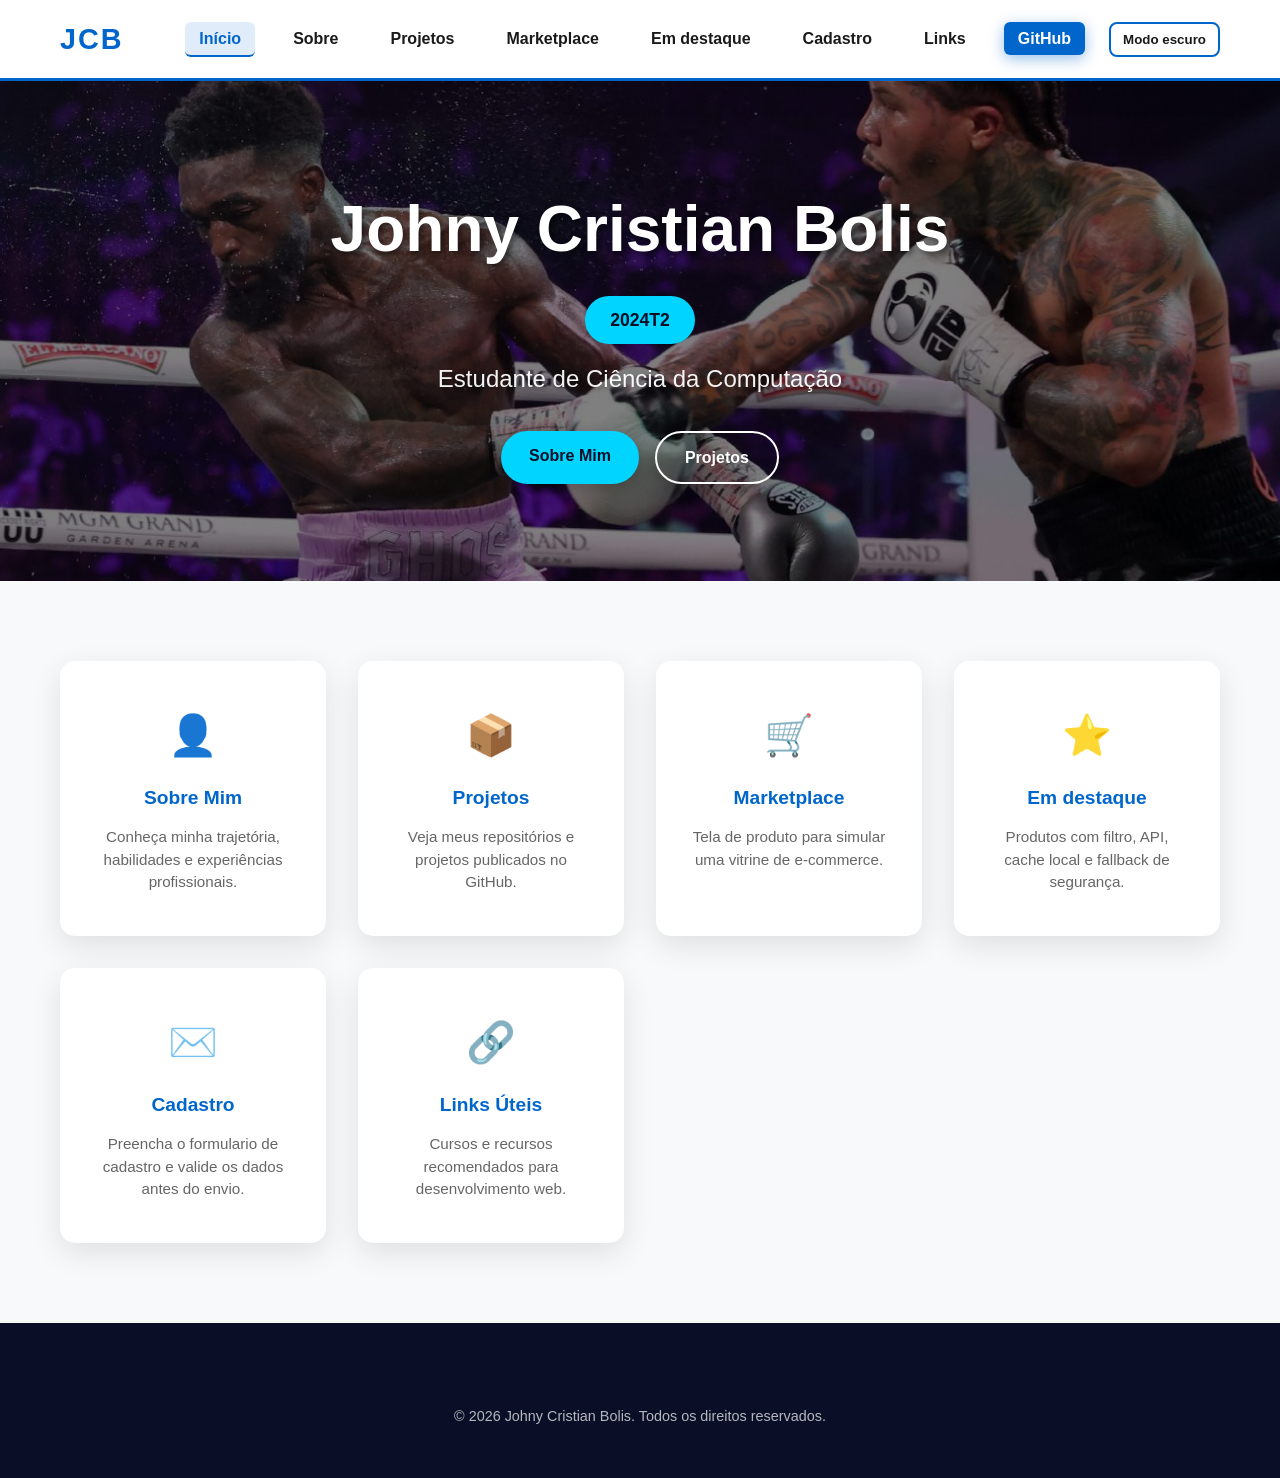
<file: index.html>
<!doctype html>
<html lang="pt-BR">
  <head>
    <meta charset="UTF-8" />
    <meta name="viewport" content="width=device-width, initial-scale=1.0" />
    <title>Johny Cristian Bolis | Início</title>
    <link rel="stylesheet" href="style.css" />
  </head>
  <body>
    <nav class="navbar">
      <div class="container navbar-container">
        <a href="index.html" class="logo">JCB</a>
        <ul class="nav-links">
          <li><a href="index.html">Início</a></li>
          <li><a href="sobre.html">Sobre</a></li>
          <li><a href="projetos.html">Projetos</a></li>
          <li><a href="marketplace.html">Marketplace</a></li>
          <li><a href="destaque.html">Em destaque</a></li>
          <li><a href="contato.html">Cadastro</a></li>
          <li><a href="links.html">Links</a></li>
          <li>
            <a
              href="https://github.com/johnycristian2-dev"
              target="_blank"
              class="nav-github"
              >GitHub</a
            >
          </li>
          <li>
            <button
              id="themeToggle"
              class="theme-toggle"
              type="button"
              aria-label="Alternar modo escuro"
            >
              Modo escuro
            </button>
          </li>
        </ul>
      </div>
    </nav>

    <header class="hero">
      <div class="banner-container">
        <img
          src="images/profile.jpg"
          alt="Johny Cristian Bolis"
          class="banner-image"
        />
        <div class="banner-overlay"></div>
        <div class="banner-content">
          <h1>Johny Cristian Bolis</h1>
          <p class="turma-badge">2024T2</p>
          <p class="subtitle">Estudante de Ciência da Computação</p>
          <div class="hero-btns">
            <a href="sobre.html" class="hero-btn">Sobre Mim</a>
            <a href="projetos.html" class="hero-btn hero-btn-outline"
              >Projetos</a
            >
          </div>
        </div>
      </div>
    </header>

    <section class="home-cards">
      <div class="container">
        <div class="cards-grid">
          <a href="sobre.html" class="home-card">
            <span class="home-card-icon">👤</span>
            <h3>Sobre Mim</h3>
            <p>
              Conheça minha trajetória, habilidades e experiências
              profissionais.
            </p>
          </a>
          <a href="projetos.html" class="home-card">
            <span class="home-card-icon">📦</span>
            <h3>Projetos</h3>
            <p>Veja meus repositórios e projetos publicados no GitHub.</p>
          </a>
          <a href="marketplace.html" class="home-card">
            <span class="home-card-icon">🛒</span>
            <h3>Marketplace</h3>
            <p>Tela de produto para simular uma vitrine de e-commerce.</p>
          </a>
          <a href="destaque.html" class="home-card">
            <span class="home-card-icon">⭐</span>
            <h3>Em destaque</h3>
            <p>
              Produtos com filtro, API, cache local e fallback de segurança.
            </p>
          </a>
          <a href="contato.html" class="home-card">
            <span class="home-card-icon">✉️</span>
            <h3>Cadastro</h3>
            <p>
              Preencha o formulario de cadastro e valide os dados antes do envio.
            </p>
          </a>
          <a href="links.html" class="home-card">
            <span class="home-card-icon">🔗</span>
            <h3>Links Úteis</h3>
            <p>Cursos e recursos recomendados para desenvolvimento web.</p>
          </a>
        </div>
      </div>
    </section>

    <footer class="footer">
      <div class="container">
        <p class="copyright">
          &copy; 2026 Johny Cristian Bolis. Todos os direitos reservados.
        </p>
      </div>
    </footer>

    <script src="script.js"></script>
  </body>
</html>
</file>
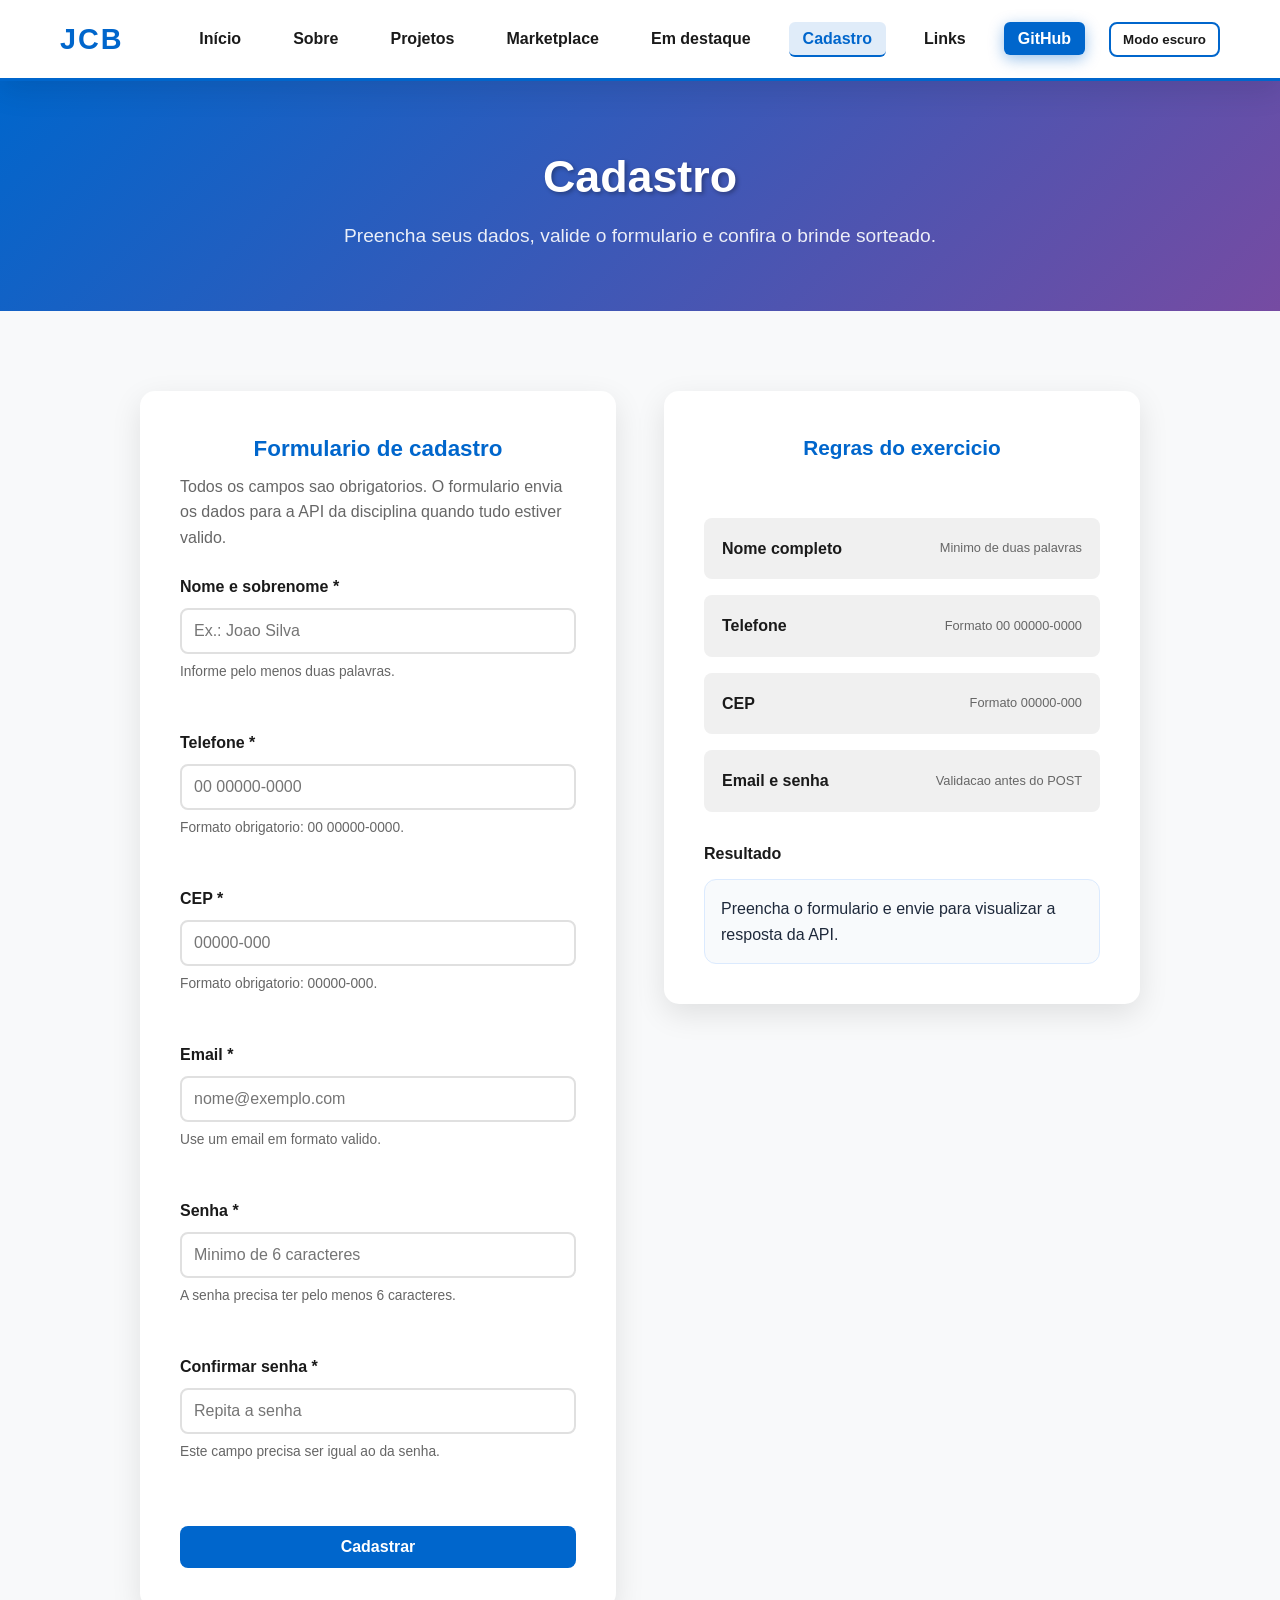
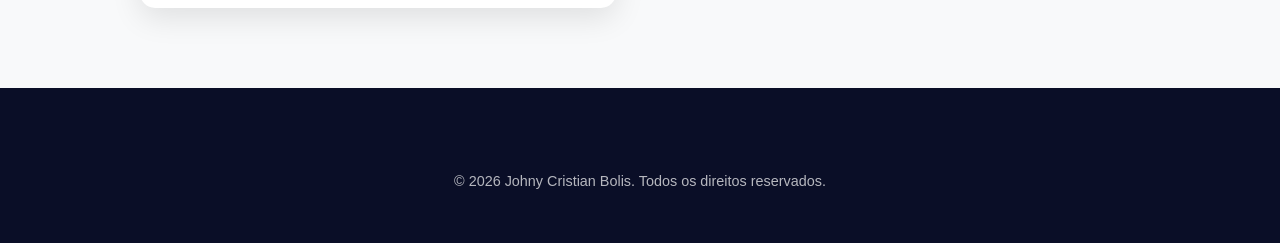
<file: contato.html>
<!doctype html>
<html lang="pt-BR">
  <head>
    <meta charset="UTF-8" />
    <meta name="viewport" content="width=device-width, initial-scale=1.0" />
    <title>Johny Cristian Bolis | Cadastro</title>
    <link rel="stylesheet" href="style.css" />
  </head>
  <body>
    <nav class="navbar">
      <div class="container navbar-container">
        <a href="index.html" class="logo">JCB</a>
        <ul class="nav-links">
          <li><a href="index.html">Início</a></li>
          <li><a href="sobre.html">Sobre</a></li>
          <li><a href="projetos.html">Projetos</a></li>
          <li><a href="marketplace.html">Marketplace</a></li>
          <li><a href="destaque.html">Em destaque</a></li>
          <li><a href="contato.html" class="active">Cadastro</a></li>
          <li><a href="links.html">Links</a></li>
          <li>
            <a
              href="https://github.com/johnycristian2-dev"
              target="_blank"
              class="nav-github"
              >GitHub</a
            >
          </li>
          <li>
            <button
              id="themeToggle"
              class="theme-toggle"
              type="button"
              aria-label="Alternar modo escuro"
            >
              Modo escuro
            </button>
          </li>
        </ul>
      </div>
    </nav>

    <div class="page-header">
      <div class="container">
        <h1>Cadastro</h1>
        <p>Preencha seus dados, valide o formulario e confira o brinde sorteado.</p>
      </div>
    </div>

    <section class="contato">
      <div class="container">
        <div class="contato-content cadastro-content">
          <form class="contato-form cadastro-form" id="cadastroForm" novalidate>
            <div class="form-intro">
              <h2>Formulario de cadastro</h2>
              <p>
                Todos os campos sao obrigatorios. O formulario envia os dados para
                a API da disciplina quando tudo estiver valido.
              </p>
            </div>
            <div class="form-group">
              <label for="nome">Nome e sobrenome *</label>
              <input
                type="text"
                id="nome"
                name="nome"
                placeholder="Ex.: Joao Silva"
                autocomplete="name"
                required
              />
              <small class="field-hint">Informe pelo menos duas palavras.</small>
              <p class="field-error" id="nomeErro" aria-live="polite"></p>
            </div>
            <div class="form-group">
              <label for="telefone">Telefone *</label>
              <input
                type="tel"
                id="telefone"
                name="telefone"
                inputmode="numeric"
                placeholder="00 00000-0000"
                maxlength="14"
                autocomplete="tel"
                required
              />
              <small class="field-hint">Formato obrigatorio: 00 00000-0000.</small>
              <p class="field-error" id="telefoneErro" aria-live="polite"></p>
            </div>
            <div class="form-group">
              <label for="cep">CEP *</label>
              <input
                type="text"
                id="cep"
                name="cep"
                inputmode="numeric"
                placeholder="00000-000"
                maxlength="9"
                autocomplete="postal-code"
                required
              />
              <small class="field-hint">Formato obrigatorio: 00000-000.</small>
              <p class="field-error" id="cepErro" aria-live="polite"></p>
            </div>
            <div class="form-group">
              <label for="email">Email *</label>
              <input
                type="email"
                id="email"
                name="email"
                placeholder="nome@exemplo.com"
                autocomplete="email"
                required
              />
              <small class="field-hint">Use um email em formato valido.</small>
              <p class="field-error" id="emailErro" aria-live="polite"></p>
            </div>
            <div class="form-group">
              <label for="senha">Senha *</label>
              <input
                type="password"
                id="senha"
                name="senha"
                minlength="6"
                placeholder="Minimo de 6 caracteres"
                autocomplete="new-password"
                required
              />
              <small class="field-hint">A senha precisa ter pelo menos 6 caracteres.</small>
              <p class="field-error" id="senhaErro" aria-live="polite"></p>
            </div>
            <div class="form-group">
              <label for="confirmarSenha">Confirmar senha *</label>
              <input
                type="password"
                id="confirmarSenha"
                name="confirmarSenha"
                minlength="6"
                placeholder="Repita a senha"
                autocomplete="new-password"
                required
              />
              <small class="field-hint">Este campo precisa ser igual ao da senha.</small>
              <p class="field-error" id="confirmarSenhaErro" aria-live="polite"></p>
            </div>
            <div class="form-feedback" id="formFeedback" aria-live="polite"></div>
            <button type="submit" class="btn-enviar">Cadastrar</button>
          </form>

          <div class="redes-sociais cadastro-panel">
            <h3>Regras do exercicio</h3>
            <div class="sociais-links cadastro-rules">
              <div class="social-link cadastro-rule">
                <span>Nome completo</span>
                <span class="maintenance">Minimo de duas palavras</span>
              </div>
              <div class="social-link cadastro-rule">
                <span>Telefone</span>
                <span class="maintenance">Formato 00 00000-0000</span>
              </div>
              <div class="social-link cadastro-rule">
                <span>CEP</span>
                <span class="maintenance">Formato 00000-000</span>
              </div>
              <div class="social-link cadastro-rule">
                <span>Email e senha</span>
                <span class="maintenance">Validacao antes do POST</span>
              </div>
            </div>

            <div class="cadastro-result" id="resultadoCadastro">
              <h4>Resultado</h4>
              <div class="cadastro-result-card" id="resultadoConteudo">
                Preencha o formulario e envie para visualizar a resposta da API.
              </div>
            </div>
          </div>
        </div>
      </div>
    </section>

    <footer class="footer">
      <div class="container">
        <p class="copyright">
          &copy; 2026 Johny Cristian Bolis. Todos os direitos reservados.
        </p>
      </div>
    </footer>

    <script src="script.js"></script>
  </body>
</html>
</file>
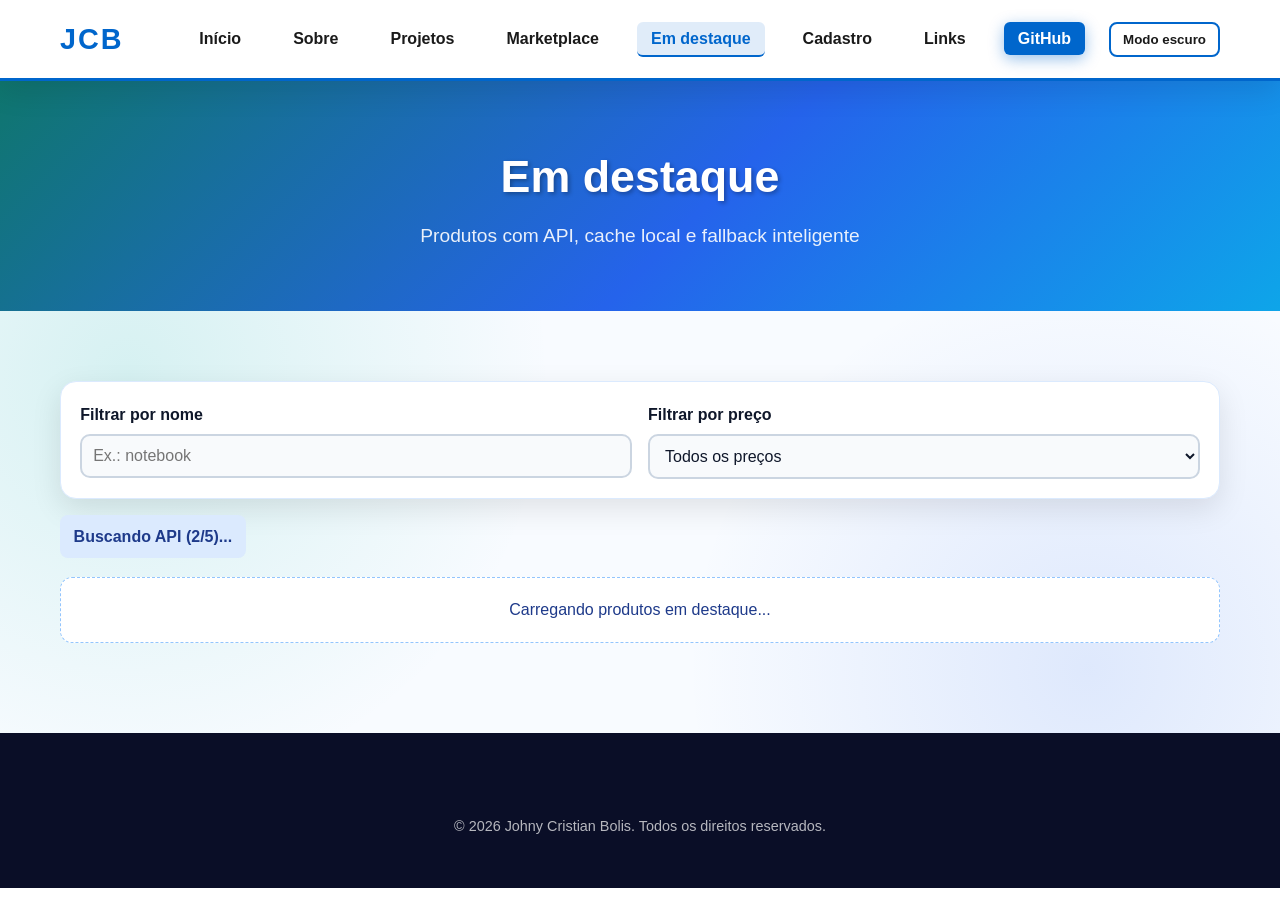
<file: destaque.html>
<!doctype html>
<html lang="pt-BR">
  <head>
    <meta charset="UTF-8" />
    <meta name="viewport" content="width=device-width, initial-scale=1.0" />
    <title>Johny Cristian Bolis | Em destaque</title>
    <link rel="stylesheet" href="style.css" />
  </head>
  <body>
    <nav class="navbar">
      <div class="container navbar-container">
        <a href="index.html" class="logo">JCB</a>
        <ul class="nav-links">
          <li><a href="index.html">Início</a></li>
          <li><a href="sobre.html">Sobre</a></li>
          <li><a href="projetos.html">Projetos</a></li>
          <li><a href="marketplace.html">Marketplace</a></li>
          <li><a href="destaque.html" class="active">Em destaque</a></li>
          <li><a href="contato.html">Cadastro</a></li>
          <li><a href="links.html">Links</a></li>
          <li>
            <a
              href="https://github.com/johnycristian2-dev"
              target="_blank"
              class="nav-github"
              >GitHub</a
            >
          </li>
          <li>
            <button
              id="themeToggle"
              class="theme-toggle"
              type="button"
              aria-label="Alternar modo escuro"
            >
              Modo escuro
            </button>
          </li>
        </ul>
      </div>
    </nav>

    <div class="page-header featured-header">
      <div class="container">
        <h1>Em destaque</h1>
        <p>Produtos com API, cache local e fallback inteligente</p>
      </div>
    </div>

    <section class="featured-page">
      <div class="container">
        <div class="featured-toolbar">
          <div class="featured-field">
            <label for="featuredNameFilter">Filtrar por nome</label>
            <input
              type="text"
              id="featuredNameFilter"
              placeholder="Ex.: notebook"
            />
          </div>

          <div class="featured-field">
            <label for="featuredPriceFilter">Filtrar por preço</label>
            <select id="featuredPriceFilter">
              <option value="all">Todos os preços</option>
              <option value="0-199">Até R$ 199</option>
              <option value="200-799">R$ 200 a R$ 799</option>
              <option value="800+">R$ 800 ou mais</option>
            </select>
          </div>
        </div>

        <div class="featured-feedback">
          <p id="featuredStatus" class="featured-status">
            Carregando produtos...
          </p>
          <p id="featuredCount" class="featured-count"></p>
        </div>

        <div id="featuredGrid" class="featured-grid" aria-live="polite"></div>
      </div>
    </section>

    <footer class="footer">
      <div class="container">
        <p class="copyright">
          &copy; 2026 Johny Cristian Bolis. Todos os direitos reservados.
        </p>
      </div>
    </footer>

    <script src="script.js"></script>
  </body>
</html>
</file>
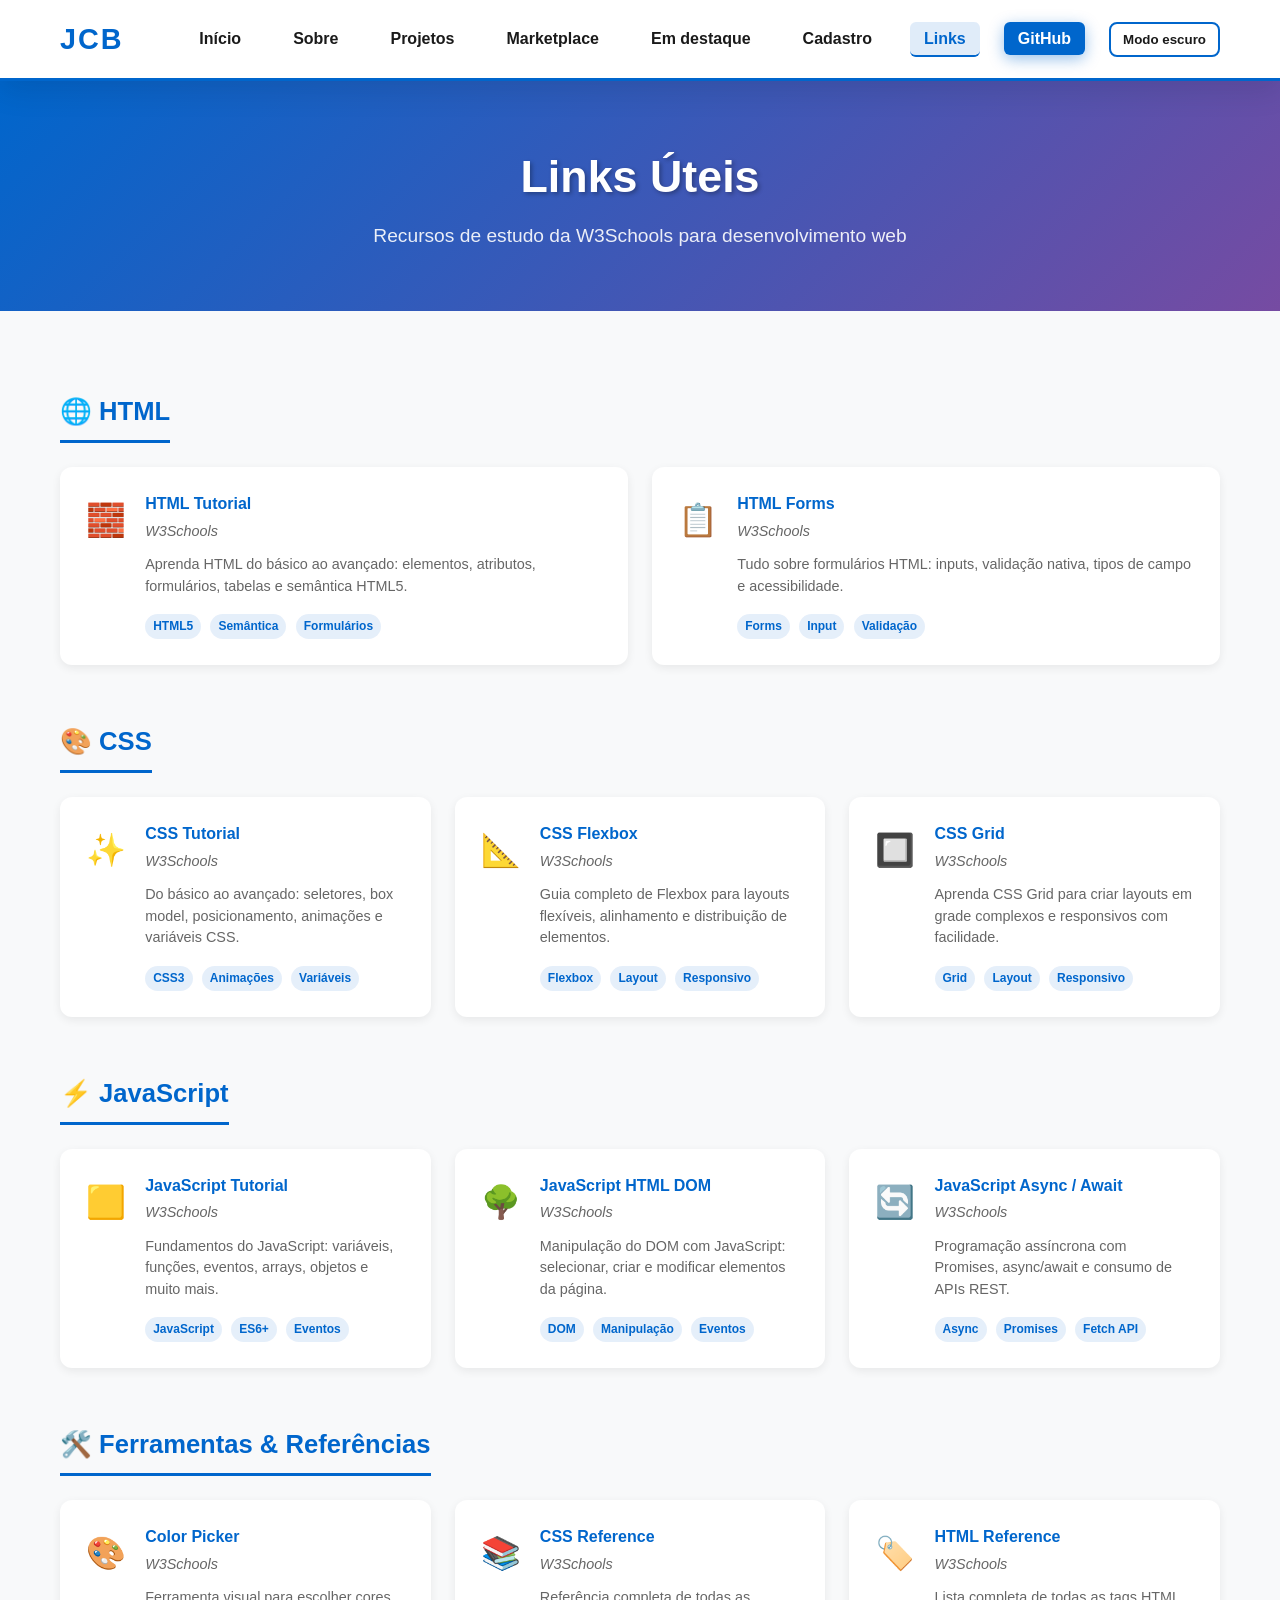
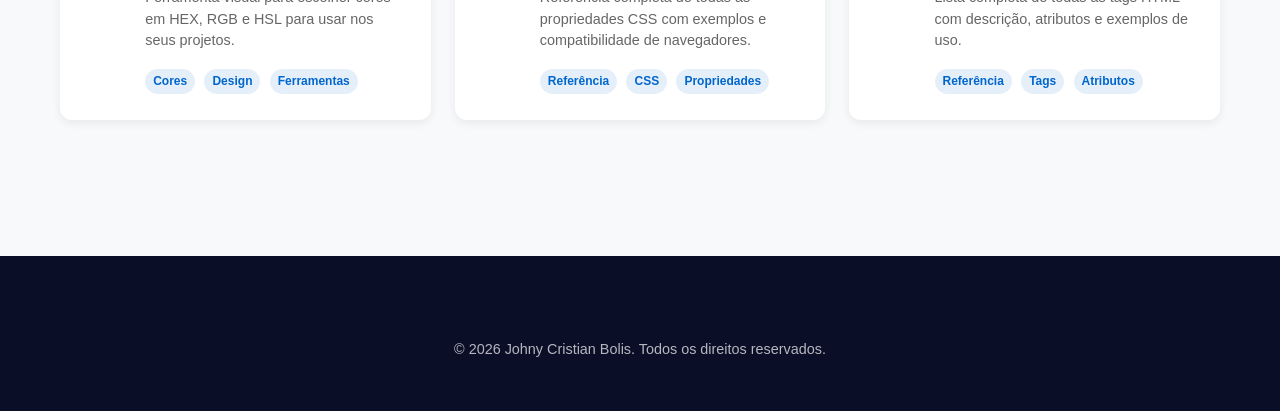
<file: links.html>
<!doctype html>
<html lang="pt-BR">
  <head>
    <meta charset="UTF-8" />
    <meta name="viewport" content="width=device-width, initial-scale=1.0" />
    <title>Johny Cristian Bolis | Links</title>
    <link rel="stylesheet" href="style.css" />
  </head>
  <body>
    <nav class="navbar">
      <div class="container navbar-container">
        <a href="index.html" class="logo">JCB</a>
        <ul class="nav-links">
          <li><a href="index.html">Início</a></li>
          <li><a href="sobre.html">Sobre</a></li>
          <li><a href="projetos.html">Projetos</a></li>
          <li><a href="marketplace.html">Marketplace</a></li>
          <li><a href="destaque.html">Em destaque</a></li>
          <li><a href="contato.html">Cadastro</a></li>
          <li><a href="links.html" class="active">Links</a></li>
          <li>
            <a
              href="https://github.com/johnycristian2-dev"
              target="_blank"
              class="nav-github"
              >GitHub</a
            >
          </li>
          <li>
            <button
              id="themeToggle"
              class="theme-toggle"
              type="button"
              aria-label="Alternar modo escuro"
            >
              Modo escuro
            </button>
          </li>
        </ul>
      </div>
    </nav>

    <div class="page-header">
      <div class="container">
        <h1>Links Úteis</h1>
        <p>Recursos de estudo da W3Schools para desenvolvimento web</p>
      </div>
    </div>

    <section class="links-page">
      <div class="container">
        <div class="link-category">
          <h2>🌐 HTML</h2>
          <div class="link-cards">
            <a
              href="https://www.w3schools.com/html/default.asp"
              target="_blank"
              class="link-card"
            >
              <div class="link-card-icon">🧱</div>
              <div class="link-card-body">
                <h3>HTML Tutorial</h3>
                <p class="link-card-author">W3Schools</p>
                <p>
                  Aprenda HTML do básico ao avançado: elementos, atributos,
                  formulários, tabelas e semântica HTML5.
                </p>
                <span class="link-tag">HTML5</span>
                <span class="link-tag">Semântica</span>
                <span class="link-tag">Formulários</span>
              </div>
            </a>

            <a
              href="https://www.w3schools.com/html/html_forms.asp"
              target="_blank"
              class="link-card"
            >
              <div class="link-card-icon">📋</div>
              <div class="link-card-body">
                <h3>HTML Forms</h3>
                <p class="link-card-author">W3Schools</p>
                <p>
                  Tudo sobre formulários HTML: inputs, validação nativa, tipos
                  de campo e acessibilidade.
                </p>
                <span class="link-tag">Forms</span>
                <span class="link-tag">Input</span>
                <span class="link-tag">Validação</span>
              </div>
            </a>
          </div>
        </div>

        <div class="link-category">
          <h2>🎨 CSS</h2>
          <div class="link-cards">
            <a
              href="https://www.w3schools.com/css/default.asp"
              target="_blank"
              class="link-card"
            >
              <div class="link-card-icon">✨</div>
              <div class="link-card-body">
                <h3>CSS Tutorial</h3>
                <p class="link-card-author">W3Schools</p>
                <p>
                  Do básico ao avançado: seletores, box model, posicionamento,
                  animações e variáveis CSS.
                </p>
                <span class="link-tag">CSS3</span>
                <span class="link-tag">Animações</span>
                <span class="link-tag">Variáveis</span>
              </div>
            </a>

            <a
              href="https://www.w3schools.com/css/css3_flexbox.asp"
              target="_blank"
              class="link-card"
            >
              <div class="link-card-icon">📐</div>
              <div class="link-card-body">
                <h3>CSS Flexbox</h3>
                <p class="link-card-author">W3Schools</p>
                <p>
                  Guia completo de Flexbox para layouts flexíveis, alinhamento e
                  distribuição de elementos.
                </p>
                <span class="link-tag">Flexbox</span>
                <span class="link-tag">Layout</span>
                <span class="link-tag">Responsivo</span>
              </div>
            </a>

            <a
              href="https://www.w3schools.com/css/css_grid.asp"
              target="_blank"
              class="link-card"
            >
              <div class="link-card-icon">🔲</div>
              <div class="link-card-body">
                <h3>CSS Grid</h3>
                <p class="link-card-author">W3Schools</p>
                <p>
                  Aprenda CSS Grid para criar layouts em grade complexos e
                  responsivos com facilidade.
                </p>
                <span class="link-tag">Grid</span>
                <span class="link-tag">Layout</span>
                <span class="link-tag">Responsivo</span>
              </div>
            </a>
          </div>
        </div>

        <div class="link-category">
          <h2>⚡ JavaScript</h2>
          <div class="link-cards">
            <a
              href="https://www.w3schools.com/js/default.asp"
              target="_blank"
              class="link-card"
            >
              <div class="link-card-icon">🟨</div>
              <div class="link-card-body">
                <h3>JavaScript Tutorial</h3>
                <p class="link-card-author">W3Schools</p>
                <p>
                  Fundamentos do JavaScript: variáveis, funções, eventos,
                  arrays, objetos e muito mais.
                </p>
                <span class="link-tag">JavaScript</span>
                <span class="link-tag">ES6+</span>
                <span class="link-tag">Eventos</span>
              </div>
            </a>

            <a
              href="https://www.w3schools.com/js/js_htmldom.asp"
              target="_blank"
              class="link-card"
            >
              <div class="link-card-icon">🌳</div>
              <div class="link-card-body">
                <h3>JavaScript HTML DOM</h3>
                <p class="link-card-author">W3Schools</p>
                <p>
                  Manipulação do DOM com JavaScript: selecionar, criar e
                  modificar elementos da página.
                </p>
                <span class="link-tag">DOM</span>
                <span class="link-tag">Manipulação</span>
                <span class="link-tag">Eventos</span>
              </div>
            </a>

            <a
              href="https://www.w3schools.com/js/js_async.asp"
              target="_blank"
              class="link-card"
            >
              <div class="link-card-icon">🔄</div>
              <div class="link-card-body">
                <h3>JavaScript Async / Await</h3>
                <p class="link-card-author">W3Schools</p>
                <p>
                  Programação assíncrona com Promises, async/await e consumo de
                  APIs REST.
                </p>
                <span class="link-tag">Async</span>
                <span class="link-tag">Promises</span>
                <span class="link-tag">Fetch API</span>
              </div>
            </a>
          </div>
        </div>

        <div class="link-category">
          <h2>🛠️ Ferramentas & Referências</h2>
          <div class="link-cards">
            <a
              href="https://www.w3schools.com/colors/colors_picker.asp"
              target="_blank"
              class="link-card"
            >
              <div class="link-card-icon">🎨</div>
              <div class="link-card-body">
                <h3>Color Picker</h3>
                <p class="link-card-author">W3Schools</p>
                <p>
                  Ferramenta visual para escolher cores em HEX, RGB e HSL para
                  usar nos seus projetos.
                </p>
                <span class="link-tag">Cores</span>
                <span class="link-tag">Design</span>
                <span class="link-tag">Ferramentas</span>
              </div>
            </a>

            <a
              href="https://www.w3schools.com/cssref/index.php"
              target="_blank"
              class="link-card"
            >
              <div class="link-card-icon">📚</div>
              <div class="link-card-body">
                <h3>CSS Reference</h3>
                <p class="link-card-author">W3Schools</p>
                <p>
                  Referência completa de todas as propriedades CSS com exemplos
                  e compatibilidade de navegadores.
                </p>
                <span class="link-tag">Referência</span>
                <span class="link-tag">CSS</span>
                <span class="link-tag">Propriedades</span>
              </div>
            </a>

            <a
              href="https://www.w3schools.com/tags/default.asp"
              target="_blank"
              class="link-card"
            >
              <div class="link-card-icon">🏷️</div>
              <div class="link-card-body">
                <h3>HTML Reference</h3>
                <p class="link-card-author">W3Schools</p>
                <p>
                  Lista completa de todas as tags HTML com descrição, atributos
                  e exemplos de uso.
                </p>
                <span class="link-tag">Referência</span>
                <span class="link-tag">Tags</span>
                <span class="link-tag">Atributos</span>
              </div>
            </a>
          </div>
        </div>
      </div>
    </section>

    <footer class="footer">
      <div class="container">
        <p class="copyright">
          &copy; 2026 Johny Cristian Bolis. Todos os direitos reservados.
        </p>
      </div>
    </footer>

    <script src="script.js"></script>
  </body>
</html>
</file>
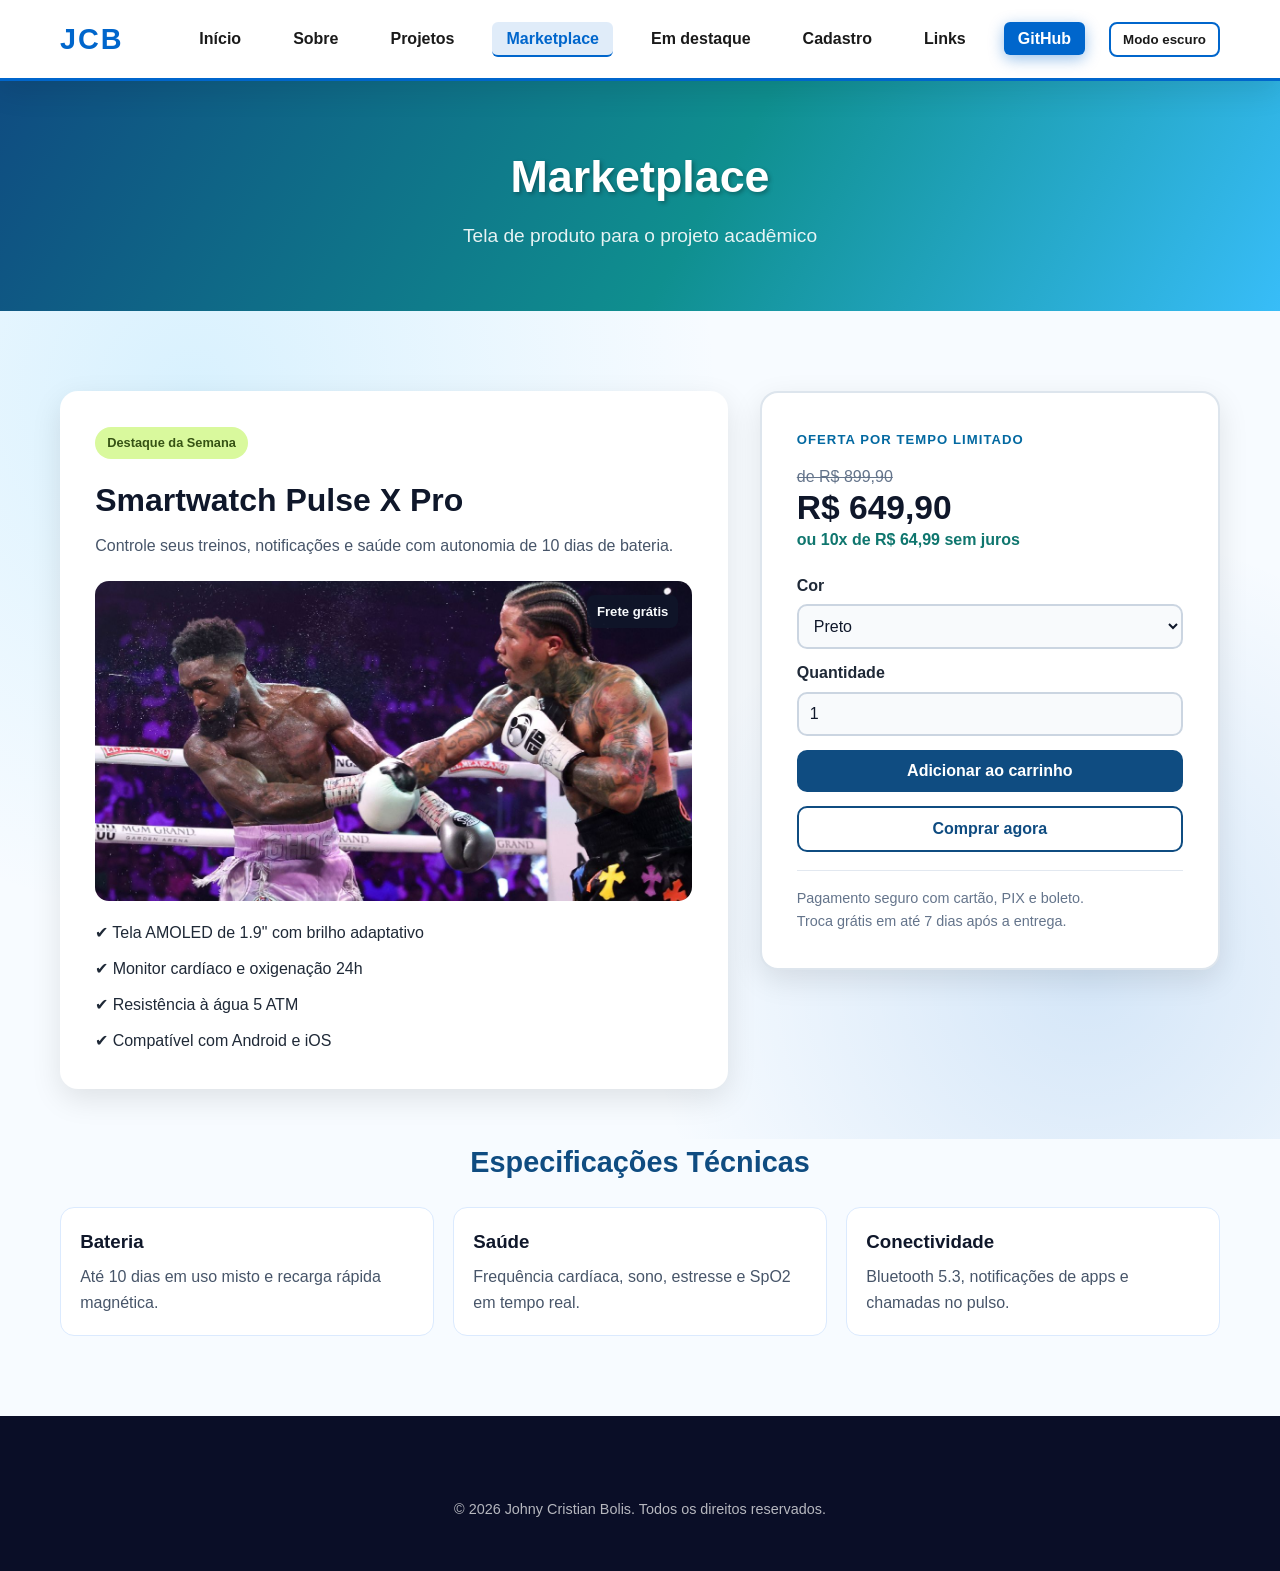
<file: marketplace.html>
<!doctype html>
<html lang="pt-BR">
  <head>
    <meta charset="UTF-8" />
    <meta name="viewport" content="width=device-width, initial-scale=1.0" />
    <title>Johny Cristian Bolis | Marketplace</title>
    <link rel="stylesheet" href="style.css" />
  </head>
  <body>
    <nav class="navbar">
      <div class="container navbar-container">
        <a href="index.html" class="logo">JCB</a>
        <ul class="nav-links">
          <li><a href="index.html">Início</a></li>
          <li><a href="sobre.html">Sobre</a></li>
          <li><a href="projetos.html">Projetos</a></li>
          <li><a href="marketplace.html" class="active">Marketplace</a></li>
          <li><a href="destaque.html">Em destaque</a></li>
          <li><a href="contato.html">Cadastro</a></li>
          <li><a href="links.html">Links</a></li>
          <li>
            <a
              href="https://github.com/johnycristian2-dev"
              target="_blank"
              class="nav-github"
              >GitHub</a
            >
          </li>
          <li>
            <button
              id="themeToggle"
              class="theme-toggle"
              type="button"
              aria-label="Alternar modo escuro"
            >
              Modo escuro
            </button>
          </li>
        </ul>
      </div>
    </nav>

    <div class="page-header marketplace-header">
      <div class="container">
        <h1>Marketplace</h1>
        <p>Tela de produto para o projeto acadêmico</p>
      </div>
    </div>

    <section class="marketplace-page">
      <div class="container marketplace-grid">
        <div class="product-showcase">
          <div class="product-badge">Destaque da Semana</div>
          <h2 class="product-title">Smartwatch Pulse X Pro</h2>
          <p class="product-subtitle">
            Controle seus treinos, notificações e saúde com autonomia de 10 dias
            de bateria.
          </p>

          <div class="product-image-wrap">
            <img
              class="product-image"
              src="images/profile.jpg"
              alt="Produto em destaque do marketplace"
            />
            <span class="product-image-tag">Frete grátis</span>
          </div>

          <ul class="product-highlights">
            <li>✔ Tela AMOLED de 1.9" com brilho adaptativo</li>
            <li>✔ Monitor cardíaco e oxigenação 24h</li>
            <li>✔ Resistência à água 5 ATM</li>
            <li>✔ Compatível com Android e iOS</li>
          </ul>
        </div>

        <aside class="buy-box">
          <p class="buy-label">Oferta por tempo limitado</p>
          <p class="buy-old-price">de R$ 899,90</p>
          <p class="buy-price">R$ 649,90</p>
          <p class="buy-installments">ou 10x de R$ 64,99 sem juros</p>

          <label class="buy-field" for="productColor">Cor</label>
          <select id="productColor" class="buy-select">
            <option>Preto</option>
            <option>Prata</option>
            <option>Azul</option>
          </select>

          <label class="buy-field" for="productQty">Quantidade</label>
          <input
            id="productQty"
            class="buy-qty"
            type="number"
            min="1"
            max="10"
            value="1"
          />

          <button class="buy-btn" type="button">Adicionar ao carrinho</button>
          <button class="buy-btn-outline" type="button">Comprar agora</button>

          <div class="buy-security">
            <p>Pagamento seguro com cartão, PIX e boleto.</p>
            <p>Troca grátis em até 7 dias após a entrega.</p>
          </div>
        </aside>
      </div>
    </section>

    <section class="marketplace-extra">
      <div class="container">
        <h2>Especificações Técnicas</h2>
        <div class="spec-grid">
          <article class="spec-card">
            <h3>Bateria</h3>
            <p>Até 10 dias em uso misto e recarga rápida magnética.</p>
          </article>
          <article class="spec-card">
            <h3>Saúde</h3>
            <p>Frequência cardíaca, sono, estresse e SpO2 em tempo real.</p>
          </article>
          <article class="spec-card">
            <h3>Conectividade</h3>
            <p>Bluetooth 5.3, notificações de apps e chamadas no pulso.</p>
          </article>
        </div>
      </div>
    </section>

    <footer class="footer">
      <div class="container">
        <p class="copyright">
          &copy; 2026 Johny Cristian Bolis. Todos os direitos reservados.
        </p>
      </div>
    </footer>

    <script src="script.js"></script>
  </body>
</html>
</file>
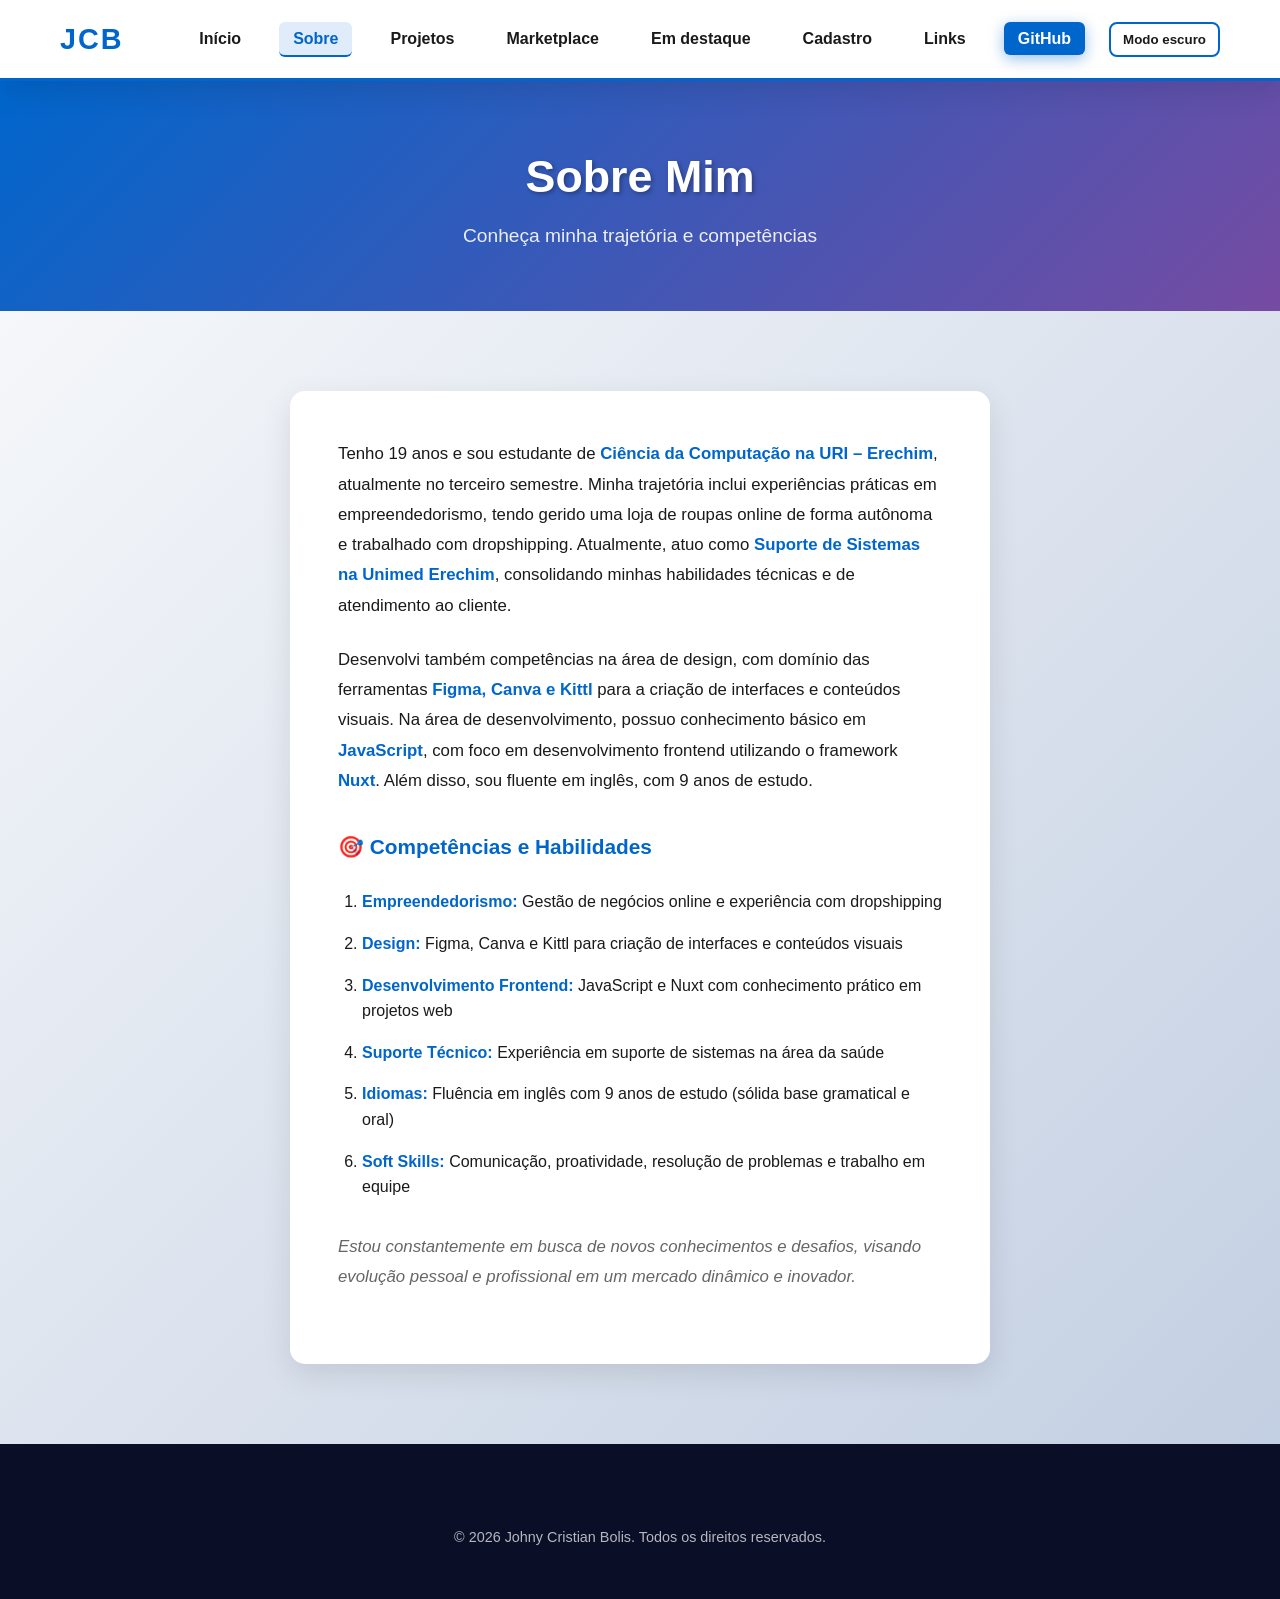
<file: sobre.html>
<!doctype html>
<html lang="pt-BR">
  <head>
    <meta charset="UTF-8" />
    <meta name="viewport" content="width=device-width, initial-scale=1.0" />
    <title>Johny Cristian Bolis | Sobre</title>
    <link rel="stylesheet" href="style.css" />
  </head>
  <body>
    <nav class="navbar">
      <div class="container navbar-container">
        <a href="index.html" class="logo">JCB</a>
        <ul class="nav-links">
          <li><a href="index.html">Início</a></li>
          <li><a href="sobre.html" class="active">Sobre</a></li>
          <li><a href="projetos.html">Projetos</a></li>
          <li><a href="marketplace.html">Marketplace</a></li>
          <li><a href="destaque.html">Em destaque</a></li>
          <li><a href="contato.html">Cadastro</a></li>
          <li><a href="links.html">Links</a></li>
          <li>
            <a
              href="https://github.com/johnycristian2-dev"
              target="_blank"
              class="nav-github"
              >GitHub</a
            >
          </li>
          <li>
            <button
              id="themeToggle"
              class="theme-toggle"
              type="button"
              aria-label="Alternar modo escuro"
            >
              Modo escuro
            </button>
          </li>
        </ul>
      </div>
    </nav>

    <div class="page-header">
      <div class="container">
        <h1>Sobre Mim</h1>
        <p>Conheça minha trajetória e competências</p>
      </div>
    </div>

    <section class="sobre">
      <div class="container">
        <div class="sobre-content">
          <div class="sobre-text">
            <p>
              Tenho 19 anos e sou estudante de
              <strong>Ciência da Computação na URI – Erechim</strong>,
              atualmente no terceiro semestre. Minha trajetória inclui
              experiências práticas em empreendedorismo, tendo gerido uma loja
              de roupas online de forma autônoma e trabalhado com dropshipping.
              Atualmente, atuo como
              <strong>Suporte de Sistemas na Unimed Erechim</strong>,
              consolidando minhas habilidades técnicas e de atendimento ao
              cliente.
            </p>
            <p>
              Desenvolvi também competências na área de design, com domínio das
              ferramentas <strong>Figma, Canva e Kittl</strong> para a criação
              de interfaces e conteúdos visuais. Na área de desenvolvimento,
              possuo conhecimento básico em <strong>JavaScript</strong>, com
              foco em desenvolvimento frontend utilizando o framework
              <strong>Nuxt</strong>. Além disso, sou fluente em inglês, com 9
              anos de estudo.
            </p>

            <h3>🎯 Competências e Habilidades</h3>
            <ol class="skills-list">
              <li>
                <strong>Empreendedorismo:</strong> Gestão de negócios online e
                experiência com dropshipping
              </li>
              <li>
                <strong>Design:</strong> Figma, Canva e Kittl para criação de
                interfaces e conteúdos visuais
              </li>
              <li>
                <strong>Desenvolvimento Frontend:</strong> JavaScript e Nuxt com
                conhecimento prático em projetos web
              </li>
              <li>
                <strong>Suporte Técnico:</strong> Experiência em suporte de
                sistemas na área da saúde
              </li>
              <li>
                <strong>Idiomas:</strong> Fluência em inglês com 9 anos de
                estudo (sólida base gramatical e oral)
              </li>
              <li>
                <strong>Soft Skills:</strong> Comunicação, proatividade,
                resolução de problemas e trabalho em equipe
              </li>
            </ol>

            <p
              style="
                margin-top: 2rem;
                font-style: italic;
                color: var(--text-secondary);
              "
            >
              Estou constantemente em busca de novos conhecimentos e desafios,
              visando evolução pessoal e profissional em um mercado dinâmico e
              inovador.
            </p>
          </div>
        </div>
      </div>
    </section>

    <footer class="footer">
      <div class="container">
        <p class="copyright">
          &copy; 2026 Johny Cristian Bolis. Todos os direitos reservados.
        </p>
      </div>
    </footer>

    <script src="script.js"></script>
  </body>
</html>
</file>
<file: style.css>
* {
  margin: 0;
  padding: 0;
  box-sizing: border-box;
}

:root {
  --primary-color: #0066cc;
  --secondary-color: #00d4ff;
  --dark-bg: #0a0e27;
  --light-bg: #ffffff;
  --text-primary: #1a1a1a;
  --text-secondary: #666666;
  --border-color: #e0e0e0;
  --shadow: 0 10px 30px rgba(0, 0, 0, 0.1);
}

html {
  scroll-behavior: smooth;
}

body {
  font-family: 'Segoe UI', Tahoma, Geneva, Verdana, sans-serif;
  background-color: var(--light-bg);
  color: var(--text-primary);
  line-height: 1.6;
  transition:
    background-color 0.3s ease,
    color 0.3s ease;
}

.container {
  max-width: 1200px;
  margin: 0 auto;
  padding: 0 20px;
}

/* ==================== NAVBAR ==================== */

.navbar {
  background-color: var(--light-bg);
  padding: 1rem 0;
  box-shadow: var(--shadow);
  position: sticky;
  top: 0;
  z-index: 100;
  border-bottom: 3px solid var(--primary-color);
}

.navbar-container {
  display: flex;
  justify-content: space-between;
  align-items: center;
}

.logo {
  font-size: 1.8rem;
  font-weight: 800;
  color: var(--primary-color);
  text-decoration: none;
  letter-spacing: 2px;
  transition: transform 0.3s;
}

.logo:hover {
  transform: scale(1.1);
}

.nav-links {
  display: flex;
  list-style: none;
  gap: 1.5rem;
  align-items: center;
}

.nav-links a {
  text-decoration: none;
  color: var(--text-primary);
  font-weight: 600;
  font-size: 1rem;
  padding: 8px 14px;
  border-radius: 6px;
  transition: all 0.3s ease;
  position: relative;
}

.nav-links a:hover {
  color: var(--primary-color);
  background-color: rgba(0, 102, 204, 0.1);
}

.nav-github {
  background-color: var(--primary-color);
  color: white !important;
  padding: 10px 18px;
  border-radius: 25px;
  font-weight: 700;
  box-shadow: 0 4px 15px rgba(0, 102, 204, 0.4);
}

.nav-github:hover {
  background-color: #0052a3;
  transform: translateY(-2px);
  box-shadow: 0 6px 20px rgba(0, 102, 204, 0.6);
}

.nav-links a.active {
  color: var(--primary-color);
  background-color: rgba(0, 102, 204, 0.12);
  font-weight: 700;
  border-bottom: 2px solid var(--primary-color);
}

.theme-toggle {
  background: transparent;
  color: var(--text-primary);
  border: 2px solid var(--primary-color);
  padding: 8px 12px;
  border-radius: 8px;
  font-weight: 700;
  cursor: pointer;
  transition: all 0.3s ease;
}

.theme-toggle:hover {
  background: var(--primary-color);
  color: white;
}

/* ==================== PAGE HEADER ==================== */

.page-header {
  background: linear-gradient(135deg, #0066cc 0%, #764ba2 100%);
  color: white;
  padding: 60px 0;
  text-align: center;
}

.page-header h1 {
  font-size: 2.8rem;
  font-weight: 800;
  margin-bottom: 0.5rem;
  text-shadow: 2px 2px 4px rgba(0, 0, 0, 0.3);
}

.page-header p {
  font-size: 1.2rem;
  opacity: 0.9;
}

/* ==================== HOME CARDS ==================== */

.home-cards {
  padding: 80px 0;
  background-color: #f8f9fa;
}

.cards-grid {
  display: grid;
  grid-template-columns: repeat(auto-fit, minmax(220px, 1fr));
  gap: 2rem;
}

.home-card {
  background: white;
  border-radius: 15px;
  padding: 2.5rem 2rem;
  text-align: center;
  text-decoration: none;
  color: var(--text-primary);
  box-shadow: var(--shadow);
  transition:
    transform 0.3s,
    box-shadow 0.3s;
  border: 2px solid transparent;
}

.home-card:hover {
  transform: translateY(-8px);
  box-shadow: 0 20px 40px rgba(0, 0, 0, 0.15);
  border-color: var(--primary-color);
}

.home-card-icon {
  font-size: 2.5rem;
  display: block;
  margin-bottom: 1rem;
}

.home-card h3 {
  font-size: 1.2rem;
  color: var(--primary-color);
  margin-bottom: 0.75rem;
}

.home-card p {
  color: var(--text-secondary);
  font-size: 0.95rem;
  line-height: 1.5;
}

/* ==================== HERO BUTTONS ==================== */

.hero-btns {
  display: flex;
  gap: 1rem;
  justify-content: center;
  margin-top: 2rem;
  flex-wrap: wrap;
}

.hero-btn {
  display: inline-block;
  background-color: var(--secondary-color);
  color: var(--dark-bg);
  padding: 12px 28px;
  border-radius: 50px;
  text-decoration: none;
  font-weight: 700;
  transition:
    transform 0.3s,
    box-shadow 0.3s;
  box-shadow: 0 5px 15px rgba(0, 0, 0, 0.2);
}

.hero-btn:hover {
  transform: translateY(-3px);
  box-shadow: 0 8px 25px rgba(0, 0, 0, 0.3);
}

.hero-btn-outline {
  background-color: transparent;
  color: white;
  border: 2px solid white;
}

.hero-btn-outline:hover {
  background-color: white;
  color: var(--dark-bg);
}

/* ==================== LINKS PAGE ==================== */

.links-page {
  padding: 80px 0;
  background-color: #f8f9fa;
}

.link-category {
  margin-bottom: 3.5rem;
}

.link-category h2 {
  font-size: 1.6rem;
  color: var(--primary-color);
  margin-bottom: 1.5rem;
  padding-bottom: 0.5rem;
  border-bottom: 3px solid var(--primary-color);
  display: inline-block;
}

.link-cards {
  display: grid;
  grid-template-columns: repeat(auto-fit, minmax(300px, 1fr));
  gap: 1.5rem;
}

.link-card {
  display: flex;
  gap: 1.2rem;
  background: white;
  border-radius: 12px;
  padding: 1.5rem;
  text-decoration: none;
  color: var(--text-primary);
  box-shadow: 0 3px 10px rgba(0, 0, 0, 0.07);
  border: 2px solid transparent;
  transition: all 0.3s ease;
  align-items: flex-start;
}

.link-card:hover {
  border-color: var(--primary-color);
  transform: translateY(-4px);
  box-shadow: var(--shadow);
}

.link-card-icon {
  font-size: 2rem;
  flex-shrink: 0;
  margin-top: 2px;
}

.link-card-body h3 {
  font-size: 1rem;
  color: var(--primary-color);
  margin-bottom: 0.3rem;
  line-height: 1.4;
}

.link-card-author {
  font-size: 0.8rem;
  color: var(--text-secondary);
  margin-bottom: 0.5rem;
  font-style: italic;
}

.link-card-body p {
  font-size: 0.9rem;
  color: var(--text-secondary);
  line-height: 1.5;
  margin-bottom: 0.75rem;
}

.link-tag {
  display: inline-block;
  background-color: rgba(0, 102, 204, 0.1);
  color: var(--primary-color);
  font-size: 0.75rem;
  font-weight: 600;
  padding: 3px 8px;
  border-radius: 20px;
  margin-right: 0.3rem;
  margin-top: 0.3rem;
}

/* ==================== MARKETPLACE ==================== */

.marketplace-header {
  background: linear-gradient(120deg, #0f4c81 0%, #0f8f8f 55%, #38bdf8 100%);
}

.marketplace-page {
  padding: 80px 0 50px;
  background:
    radial-gradient(
      circle at 15% 10%,
      rgba(56, 189, 248, 0.16),
      transparent 40%
    ),
    radial-gradient(
      circle at 85% 80%,
      rgba(0, 102, 204, 0.14),
      transparent 35%
    ),
    #f7fbff;
}

.marketplace-grid {
  display: grid;
  grid-template-columns: 1.45fr 1fr;
  gap: 2rem;
  align-items: start;
}

.product-showcase,
.buy-box {
  background: white;
  border-radius: 18px;
  box-shadow: var(--shadow);
}

.product-showcase {
  padding: 2.2rem;
}

.product-badge {
  display: inline-block;
  background: #d9f99d;
  color: #365314;
  font-size: 0.8rem;
  font-weight: 700;
  border-radius: 999px;
  padding: 6px 12px;
  margin-bottom: 1rem;
}

.product-title {
  font-size: 2rem;
  margin-bottom: 0.4rem;
  color: #0f172a;
}

.product-subtitle {
  font-size: 1rem;
  color: #475569;
  margin-bottom: 1.4rem;
}

.product-image-wrap {
  position: relative;
  border-radius: 14px;
  overflow: hidden;
  margin-bottom: 1.2rem;
}

.product-image {
  width: 100%;
  height: 320px;
  object-fit: cover;
  display: block;
}

.product-image-tag {
  position: absolute;
  top: 14px;
  right: 14px;
  background: rgba(15, 23, 42, 0.82);
  color: #f8fafc;
  padding: 6px 10px;
  border-radius: 8px;
  font-size: 0.82rem;
  font-weight: 600;
}

.product-highlights {
  list-style: none;
  display: grid;
  gap: 0.65rem;
  color: #1f2937;
  font-weight: 500;
}

.buy-box {
  padding: 2.2rem;
  border: 2px solid rgba(15, 76, 129, 0.14);
}

.buy-label {
  font-size: 0.82rem;
  font-weight: 700;
  color: #0369a1;
  text-transform: uppercase;
  letter-spacing: 0.08em;
}

.buy-old-price {
  margin-top: 0.9rem;
  color: #64748b;
  text-decoration: line-through;
}

.buy-price {
  font-size: 2.1rem;
  line-height: 1.1;
  font-weight: 800;
  color: #0f172a;
}

.buy-installments {
  color: #0f766e;
  font-weight: 600;
  margin-bottom: 1.3rem;
}

.buy-field {
  display: block;
  margin: 0.7rem 0 0.35rem;
  color: #1f2937;
  font-weight: 600;
}

.buy-select,
.buy-qty {
  width: 100%;
  border: 2px solid #cbd5e1;
  border-radius: 10px;
  padding: 11px;
  font-size: 1rem;
  color: #0f172a;
  background: #f8fafc;
}

.buy-select:focus,
.buy-qty:focus {
  outline: none;
  border-color: #0f4c81;
  box-shadow: 0 0 0 3px rgba(15, 76, 129, 0.15);
}

.buy-btn,
.buy-btn-outline {
  width: 100%;
  padding: 12px;
  border-radius: 10px;
  font-weight: 700;
  font-size: 1rem;
  margin-top: 0.9rem;
  cursor: pointer;
  transition: all 0.25s ease;
}

.buy-btn {
  border: none;
  background: #0f4c81;
  color: white;
}

.buy-btn:hover {
  background: #0c3d68;
  transform: translateY(-2px);
}

.buy-btn-outline {
  border: 2px solid #0f4c81;
  background: transparent;
  color: #0f4c81;
}

.buy-btn-outline:hover {
  background: #0f4c81;
  color: white;
}

.buy-security {
  margin-top: 1.1rem;
  padding-top: 1rem;
  border-top: 1px solid #e2e8f0;
  color: #64748b;
  font-size: 0.9rem;
}

.marketplace-extra {
  padding: 0 0 80px;
  background-color: #f7fbff;
}

.marketplace-extra h2 {
  color: #0f4c81;
  margin-bottom: 1.4rem;
  text-align: center;
  font-size: 1.8rem;
}

.spec-grid {
  display: grid;
  grid-template-columns: repeat(auto-fit, minmax(220px, 1fr));
  gap: 1.2rem;
}

.spec-card {
  background: white;
  border-radius: 14px;
  border: 1px solid #dbeafe;
  padding: 1.2rem;
}

.spec-card h3 {
  color: #0f172a;
  margin-bottom: 0.45rem;
}

.spec-card p {
  color: #475569;
}

/* ==================== EM DESTAQUE ==================== */

.featured-header {
  background: linear-gradient(135deg, #0f766e 0%, #2563eb 55%, #0ea5e9 100%);
}

.featured-page {
  padding: 70px 0 90px;
  background:
    radial-gradient(
      circle at 10% 15%,
      rgba(20, 184, 166, 0.15),
      transparent 35%
    ),
    radial-gradient(
      circle at 85% 85%,
      rgba(37, 99, 235, 0.12),
      transparent 35%
    ),
    #f8fbff;
}

.featured-toolbar {
  background: white;
  border-radius: 16px;
  box-shadow: var(--shadow);
  border: 1px solid #dbeafe;
  padding: 1.2rem;
  display: grid;
  grid-template-columns: 1fr 1fr;
  gap: 1rem;
  margin-bottom: 1rem;
}

.featured-field {
  display: flex;
  flex-direction: column;
  gap: 0.4rem;
}

.featured-field label {
  font-weight: 700;
  color: #0f172a;
}

.featured-field input,
.featured-field select {
  border: 2px solid #cbd5e1;
  border-radius: 10px;
  padding: 11px;
  font-size: 1rem;
  background: #f8fafc;
  color: #0f172a;
}

.featured-field input:focus,
.featured-field select:focus {
  outline: none;
  border-color: #2563eb;
  box-shadow: 0 0 0 3px rgba(37, 99, 235, 0.14);
}

.featured-feedback {
  display: flex;
  justify-content: space-between;
  align-items: center;
  gap: 1rem;
  margin-bottom: 1.2rem;
  flex-wrap: wrap;
}

.featured-status {
  font-weight: 700;
  padding: 0.55rem 0.85rem;
  border-radius: 8px;
}

.featured-status.is-info {
  background: #dbeafe;
  color: #1e3a8a;
}

.featured-status.is-success {
  background: #dcfce7;
  color: #166534;
}

.featured-status.is-warning {
  background: #fef3c7;
  color: #92400e;
}

.featured-count {
  color: #334155;
  font-weight: 600;
}

.featured-grid {
  display: grid;
  grid-template-columns: repeat(auto-fit, minmax(240px, 1fr));
  gap: 1rem;
}

.featured-card {
  background: white;
  border-radius: 14px;
  overflow: hidden;
  box-shadow: 0 8px 25px rgba(15, 23, 42, 0.08);
  border: 1px solid #e2e8f0;
  transition:
    transform 0.25s ease,
    box-shadow 0.25s ease;
}

.featured-card:hover {
  transform: translateY(-4px);
  box-shadow: 0 14px 26px rgba(15, 23, 42, 0.14);
}

.featured-card-image {
  width: 100%;
  height: 180px;
  object-fit: cover;
  display: block;
}

.featured-card-content {
  padding: 1rem;
}

.featured-card-content h3 {
  font-size: 1.1rem;
  color: #0f172a;
  margin-bottom: 0.4rem;
}

.featured-card-description {
  color: #475569;
  font-size: 0.94rem;
  margin-bottom: 0.7rem;
  min-height: 42px;
}

.featured-card-price {
  font-weight: 800;
  color: #0f766e;
  font-size: 1.2rem;
}

.featured-loading,
.featured-empty {
  background: white;
  border: 1px dashed #93c5fd;
  border-radius: 12px;
  padding: 1.2rem;
  text-align: center;
  color: #1e3a8a;
}

/* ==================== HERO SECTION ==================== */

.hero {
  position: relative;
  height: 500px;
  display: flex;
  align-items: center;
  justify-content: center;
  overflow: hidden;
}

.banner-container {
  position: relative;
  width: 100%;
  height: 100%;
  display: flex;
  align-items: center;
  justify-content: center;
}

.banner-image {
  position: absolute;
  width: 100%;
  height: 100%;
  object-fit: cover;
  z-index: 1;
}

.banner-overlay {
  position: absolute;
  width: 100%;
  height: 100%;
  background: rgba(0, 0, 0, 0.5);
  z-index: 2;
}

.banner-content {
  position: relative;
  z-index: 3;
  text-align: center;
  color: white;
}

.banner-content h1 {
  font-size: 4rem;
  margin-bottom: 1rem;
  font-weight: 800;
  text-shadow: 3px 3px 6px rgba(0, 0, 0, 0.5);
}

.turma-badge {
  display: inline-block;
  background-color: var(--secondary-color);
  color: var(--dark-bg);
  padding: 10px 25px;
  border-radius: 50px;
  font-weight: 700;
  margin-bottom: 1rem;
  font-size: 1.1rem;
}

.banner-content .subtitle {
  font-size: 1.5rem;
  opacity: 0.95;
  text-shadow: 2px 2px 4px rgba(0, 0, 0, 0.3);
}

/* ==================== SOBRE ==================== */

.sobre {
  padding: 80px 0;
  background: linear-gradient(135deg, #f5f7fa 0%, #c3cfe2 100%);
}

.sobre h2 {
  text-align: center;
  font-size: 2rem;
  margin-bottom: 3rem;
  color: var(--primary-color);
}

.sobre-content {
  display: flex;
  justify-content: center;
  align-items: center;
}

.sobre-text {
  max-width: 700px;
  background: white;
  padding: 3rem;
  border-radius: 15px;
  box-shadow: var(--shadow);
  line-height: 1.8;
}

.sobre-text p {
  color: var(--text-primary);
  margin-bottom: 1.5rem;
  font-size: 1.05rem;
}

.sobre-text h3 {
  color: var(--primary-color);
  font-size: 1.3rem;
  margin: 2rem 0 1.5rem 0;
}

.skills-list {
  list-style: decimal;
  margin-left: 1.5rem;
  color: var(--text-primary);
}

.skills-list li {
  margin-bottom: 1rem;
  line-height: 1.6;
  font-size: 1rem;
}

.skills-list strong {
  color: var(--primary-color);
}

.sobre-text strong {
  color: var(--primary-color);
}

/* ==================== GITHUB STATS ==================== */

.github-stats {
  padding: 80px 0;
  background-color: #f8f9fa;
}

.github-stats h2 {
  text-align: center;
  font-size: 2rem;
  margin-bottom: 3rem;
  color: var(--primary-color);
}

.stats-container {
  display: flex;
  justify-content: center;
  margin-bottom: 2rem;
}

.profile-card {
  background: white;
  padding: 3rem;
  border-radius: 15px;
  box-shadow: var(--shadow);
  text-align: center;
  max-width: 400px;
  width: 100%;
}

.avatar {
  width: 150px;
  height: 150px;
  border-radius: 50%;
  margin-bottom: 1.5rem;
  border: 4px solid var(--primary-color);
  object-fit: cover;
}

.profile-card h3 {
  font-size: 1.5rem;
  margin-bottom: 0.5rem;
  color: var(--primary-color);
}

.profile-card p {
  color: var(--text-secondary);
  margin-bottom: 2rem;
  line-height: 1.5;
}

.stats {
  display: flex;
  justify-content: space-around;
  gap: 1rem;
}

.stat {
  display: flex;
  flex-direction: column;
  align-items: center;
}

.stat-value {
  font-size: 1.8rem;
  font-weight: bold;
  color: var(--primary-color);
}

.stat-label {
  font-size: 0.9rem;
  color: var(--text-secondary);
}

/* ==================== PROJETOS ==================== */

.projetos {
  padding: 80px 0;
  background-color: var(--light-bg);
}

.projetos h2 {
  text-align: center;
  font-size: 2rem;
  margin-bottom: 3rem;
  color: var(--primary-color);
}

.repos-grid {
  display: grid;
  grid-template-columns: repeat(auto-fit, minmax(300px, 1fr));
  gap: 2rem;
  margin-bottom: 2rem;
}

.repo-card {
  background: white;
  border: 1px solid var(--border-color);
  border-radius: 10px;
  padding: 2rem;
  transition:
    transform 0.3s,
    box-shadow 0.3s;
  box-shadow: 0 3px 10px rgba(0, 0, 0, 0.05);
}

.repo-card:hover {
  transform: translateY(-5px);
  box-shadow: var(--shadow);
}

.repo-card h3 {
  color: var(--primary-color);
  margin-bottom: 1rem;
  font-size: 1.3rem;
}

.repo-card p {
  color: var(--text-secondary);
  margin-bottom: 1.5rem;
  line-height: 1.5;
}

.repo-footer {
  display: flex;
  justify-content: space-between;
  align-items: center;
  padding-top: 1rem;
  border-top: 1px solid var(--border-color);
  font-size: 0.9rem;
}

.repo-language {
  background-color: #f0f0f0;
  padding: 5px 10px;
  border-radius: 20px;
  color: var(--text-secondary);
}

.repo-link {
  color: var(--primary-color);
  text-decoration: none;
  font-weight: 600;
  transition: color 0.3s;
}

.repo-link:hover {
  color: var(--secondary-color);
}

.repo-stars {
  color: #ffc107;
}

.loading {
  text-align: center;
  padding: 2rem;
  color: var(--text-secondary);
}

/* ==================== CONTATO ==================== */

.contato {
  padding: 80px 0;
  background-color: #f8f9fa;
}

.contato h2 {
  text-align: center;
  font-size: 2rem;
  margin-bottom: 3rem;
  color: var(--primary-color);
}

.contato-content {
  display: grid;
  grid-template-columns: 1fr 1fr;
  gap: 3rem;
  max-width: 1000px;
  margin: 0 auto;
}

.contato-form {
  background: white;
  padding: 2.5rem;
  border-radius: 15px;
  box-shadow: var(--shadow);
}

.cadastro-content {
  align-items: start;
}

.form-intro {
  margin-bottom: 1.5rem;
}

.form-intro h2 {
  margin-bottom: 0.4rem;
  color: var(--primary-color);
  font-size: 1.4rem;
}

.form-intro p {
  color: var(--text-secondary);
}

.form-group {
  margin-bottom: 1.5rem;
  display: flex;
  flex-direction: column;
}

.form-group label {
  font-weight: 600;
  margin-bottom: 0.5rem;
  color: var(--text-primary);
}

.form-group input,
.form-group textarea {
  padding: 12px;
  border: 2px solid var(--border-color);
  border-radius: 8px;
  font-family: inherit;
  font-size: 1rem;
  transition: border-color 0.3s;
}

.form-group input:focus,
.form-group textarea:focus {
  outline: none;
  border-color: var(--primary-color);
  box-shadow: 0 0 0 3px rgba(0, 102, 204, 0.1);
}

.form-group.is-invalid input,
.form-group.is-invalid textarea {
  border-color: #dc2626;
  box-shadow: 0 0 0 3px rgba(220, 38, 38, 0.12);
}

.field-hint {
  margin-top: 0.45rem;
  color: var(--text-secondary);
  font-size: 0.86rem;
}

.field-error {
  min-height: 1.1rem;
  margin-top: 0.35rem;
  color: #b91c1c;
  font-size: 0.85rem;
  font-weight: 600;
}

.form-feedback {
  display: none;
  margin-top: 0.5rem;
  padding: 0.85rem 1rem;
  border-radius: 10px;
  font-weight: 600;
}

.form-feedback.is-visible {
  display: block;
}

.form-feedback.is-error {
  background: #fee2e2;
  color: #991b1b;
}

.form-feedback.is-success {
  background: #dcfce7;
  color: #166534;
}

.btn-enviar {
  background-color: var(--primary-color);
  color: white;
  padding: 12px 30px;
  border: none;
  border-radius: 8px;
  font-size: 1rem;
  font-weight: 600;
  cursor: pointer;
  transition: all 0.3s;
  width: 100%;
  margin-top: 1rem;
}

.btn-enviar:hover {
  background-color: #0052a3;
  transform: translateY(-2px);
  box-shadow: 0 5px 15px rgba(0, 102, 204, 0.4);
}

.redes-sociais {
  background: white;
  padding: 2.5rem;
  border-radius: 15px;
  box-shadow: var(--shadow);
  display: flex;
  flex-direction: column;
  justify-content: center;
}

.redes-sociais h3 {
  color: var(--primary-color);
  font-size: 1.3rem;
  margin-bottom: 1.5rem;
  text-align: center;
}

.cadastro-panel {
  gap: 1.8rem;
}

.cadastro-rule {
  cursor: default;
}

.cadastro-rule:hover {
  transform: none;
}

.cadastro-result {
  display: grid;
  gap: 0.8rem;
}

.cadastro-result h4 {
  color: var(--text-primary);
  font-size: 1rem;
}

.cadastro-result-card {
  border-radius: 12px;
  padding: 1rem;
  background: #f8fafc;
  border: 1px solid #dbeafe;
  color: #1e293b;
}

.cadastro-result-card strong {
  color: var(--primary-color);
}

.sociais-links {
  display: flex;
  flex-direction: column;
  gap: 1rem;
}

.social-link {
  display: flex;
  justify-content: space-between;
  align-items: center;
  padding: 1rem;
  background-color: #f0f0f0;
  border-radius: 8px;
  text-decoration: none;
  color: var(--text-primary);
  font-weight: 600;
  transition: all 0.3s;
  border: 2px solid transparent;
}

.social-link:hover:not(:has(.maintenance)) {
  background-color: var(--primary-color);
  color: white;
  border-color: var(--primary-color);
  transform: translateX(5px);
}

.social-link span:last-child:not(.maintenance) {
  font-size: 1.2rem;
}

.maintenance {
  font-size: 0.8rem;
  color: var(--text-secondary);
  font-weight: 500;
}

/* ==================== FOOTER ==================== */

.footer {
  background: var(--dark-bg);
  color: white;
  padding: 50px 0;
  text-align: center;
}

.footer h2 {
  margin-bottom: 2rem;
  font-size: 1.8rem;
}

.footer-content {
  display: flex;
  justify-content: center;
  align-items: center;
  gap: 1rem;
  margin-bottom: 2rem;
}

.footer-link {
  color: var(--secondary-color);
  text-decoration: none;
  font-weight: 600;
  transition: color 0.3s;
}

.footer-link:hover {
  color: white;
}

.footer-divider {
  color: var(--secondary-color);
}

.copyright {
  margin-top: 2rem;
  color: rgba(255, 255, 255, 0.7);
  font-size: 0.9rem;
}

/* ==================== DARK MODE ==================== */

body.dark-mode {
  background-color: #0b1120;
  color: #e2e8f0;
}

body.dark-mode .navbar {
  background-color: #111827;
  border-bottom-color: #38bdf8;
}

body.dark-mode .nav-links a {
  color: #e2e8f0;
}

body.dark-mode .nav-links a:hover {
  color: #38bdf8;
  background-color: rgba(56, 189, 248, 0.12);
}

body.dark-mode .theme-toggle {
  border-color: #38bdf8;
  color: #e2e8f0;
}

body.dark-mode .theme-toggle:hover {
  background: #38bdf8;
  color: #0f172a;
}

body.dark-mode .sobre {
  background: linear-gradient(135deg, #0f172a 0%, #1e293b 100%);
}

body.dark-mode .github-stats,
body.dark-mode .contato {
  background-color: #0f172a;
}

body.dark-mode .projetos {
  background-color: #111827;
}

body.dark-mode .sobre-text,
body.dark-mode .profile-card,
body.dark-mode .repo-card,
body.dark-mode .contato-form,
body.dark-mode .redes-sociais {
  background: #1f2937;
  border-color: #334155;
  color: #e2e8f0;
}

body.dark-mode .sobre-text p,
body.dark-mode .repo-card p,
body.dark-mode .profile-card p,
body.dark-mode .form-group label,
body.dark-mode .maintenance,
body.dark-mode .stat-label {
  color: #cbd5e1;
}

body.dark-mode .form-group input,
body.dark-mode .form-group textarea {
  background: #0f172a;
  border-color: #334155;
  color: #e2e8f0;
}

body.dark-mode .field-hint {
  color: #94a3b8;
}

body.dark-mode .field-error {
  color: #fca5a5;
}

body.dark-mode .form-feedback.is-error {
  background: rgba(127, 29, 29, 0.38);
  color: #fecaca;
}

body.dark-mode .form-feedback.is-success {
  background: rgba(20, 83, 45, 0.45);
  color: #bbf7d0;
}

body.dark-mode .repo-language,
body.dark-mode .social-link {
  background-color: #0f172a;
  color: #e2e8f0;
}

body.dark-mode .cadastro-result-card {
  background: #0f172a;
  border-color: #334155;
  color: #e2e8f0;
}

body.dark-mode .social-link:hover:not(:has(.maintenance)) {
  background-color: var(--primary-color);
  color: white;
}

body.dark-mode .nav-links a.active {
  color: #38bdf8;
  background-color: rgba(56, 189, 248, 0.12);
  border-bottom-color: #38bdf8;
}

body.dark-mode .home-cards,
body.dark-mode .links-page {
  background-color: #0f172a;
}

body.dark-mode .marketplace-page,
body.dark-mode .marketplace-extra {
  background:
    radial-gradient(
      circle at 15% 10%,
      rgba(56, 189, 248, 0.12),
      transparent 42%
    ),
    radial-gradient(
      circle at 85% 80%,
      rgba(15, 76, 129, 0.16),
      transparent 40%
    ),
    #0f172a;
}

body.dark-mode .product-showcase,
body.dark-mode .buy-box,
body.dark-mode .spec-card {
  background: #1f2937;
  border-color: #334155;
}

body.dark-mode .product-title,
body.dark-mode .buy-price,
body.dark-mode .spec-card h3 {
  color: #e2e8f0;
}

body.dark-mode .product-subtitle,
body.dark-mode .product-highlights,
body.dark-mode .buy-field,
body.dark-mode .buy-security,
body.dark-mode .spec-card p {
  color: #cbd5e1;
}

body.dark-mode .buy-select,
body.dark-mode .buy-qty {
  background: #0f172a;
  border-color: #334155;
  color: #e2e8f0;
}

body.dark-mode .buy-btn-outline {
  border-color: #38bdf8;
  color: #38bdf8;
}

body.dark-mode .buy-btn-outline:hover {
  background: #38bdf8;
  color: #0f172a;
}

body.dark-mode .marketplace-extra h2 {
  color: #38bdf8;
}

body.dark-mode .featured-page {
  background:
    radial-gradient(
      circle at 10% 15%,
      rgba(20, 184, 166, 0.1),
      transparent 36%
    ),
    radial-gradient(
      circle at 85% 85%,
      rgba(37, 99, 235, 0.12),
      transparent 38%
    ),
    #0f172a;
}

body.dark-mode .featured-toolbar,
body.dark-mode .featured-card,
body.dark-mode .featured-loading,
body.dark-mode .featured-empty {
  background: #1f2937;
  border-color: #334155;
}

body.dark-mode .featured-field label,
body.dark-mode .featured-card-content h3 {
  color: #e2e8f0;
}

body.dark-mode .featured-field input,
body.dark-mode .featured-field select {
  background: #0f172a;
  border-color: #334155;
  color: #e2e8f0;
}

body.dark-mode .featured-count,
body.dark-mode .featured-card-description {
  color: #cbd5e1;
}

body.dark-mode .featured-card-price {
  color: #2dd4bf;
}

body.dark-mode .featured-status.is-info {
  background: rgba(59, 130, 246, 0.2);
  color: #bfdbfe;
}

body.dark-mode .featured-status.is-success {
  background: rgba(34, 197, 94, 0.2);
  color: #bbf7d0;
}

body.dark-mode .featured-status.is-warning {
  background: rgba(245, 158, 11, 0.2);
  color: #fde68a;
}

body.dark-mode .home-card {
  background: #1f2937;
  color: #e2e8f0;
}

body.dark-mode .home-card p {
  color: #cbd5e1;
}

body.dark-mode .link-card {
  background: #1f2937;
  color: #e2e8f0;
}

body.dark-mode .link-card-body p,
body.dark-mode .link-card-author {
  color: #cbd5e1;
}

body.dark-mode .link-tag {
  background-color: rgba(56, 189, 248, 0.15);
  color: #38bdf8;
}

body.dark-mode .page-header {
  background: linear-gradient(135deg, #0f172a 0%, #1e293b 100%);
}

/* ==================== RESPONSIVE ==================== */

@media (max-width: 768px) {
  .banner-content h1 {
    font-size: 2.5rem;
  }

  .banner-content .subtitle {
    font-size: 1.1rem;
  }

  .navbar-container {
    flex-direction: column;
    gap: 1rem;
  }

  .nav-links {
    gap: 0.8rem;
    flex-wrap: wrap;
    justify-content: center;
    font-size: 0.9rem;
  }

  .nav-links a {
    padding: 6px 10px;
    font-size: 0.9rem;
  }

  .repos-grid {
    grid-template-columns: 1fr;
  }

  .stats {
    flex-direction: column;
    gap: 1.5rem;
  }

  .profile-card {
    padding: 2rem;
  }

  .sobre-text {
    padding: 2rem;
  }

  .sobre-text p {
    font-size: 1rem;
  }

  .contato-content {
    grid-template-columns: 1fr;
  }

  .contato-form {
    padding: 2rem;
  }

  .marketplace-grid {
    grid-template-columns: 1fr;
  }

  .featured-toolbar {
    grid-template-columns: 1fr;
  }

  .product-image {
    height: 250px;
  }

  .redes-sociais {
    padding: 2rem;
  }
}

@media (max-width: 480px) {
  .banner-content h1 {
    font-size: 1.8rem;
  }

  .banner-content .subtitle {
    font-size: 0.9rem;
  }

  .turma-badge {
    font-size: 0.9rem;
    padding: 8px 16px;
  }

  .logo {
    font-size: 1.2rem;
  }

  .nav-links {
    gap: 0.5rem;
    font-size: 0.75rem;
  }

  .nav-links a {
    padding: 5px 8px;
    font-size: 0.75rem;
  }

  .nav-github {
    padding: 8px 12px;
    font-size: 0.75rem;
  }

  .sobre-text {
    padding: 1.5rem;
  }

  .sobre-text h3 {
    font-size: 1.1rem;
  }

  .sobre-text p {
    font-size: 0.95rem;
    margin-bottom: 1rem;
  }

  .skills-list {
    margin-left: 1.2rem;
  }

  .skills-list li {
    font-size: 0.9rem;
  }

  .contato-content {
    grid-template-columns: 1fr;
    gap: 2rem;
  }

  .contato-form,
  .redes-sociais {
    padding: 1.5rem;
  }

  .product-showcase,
  .buy-box {
    padding: 1.5rem;
  }

  .product-title {
    font-size: 1.6rem;
  }

  .buy-price {
    font-size: 1.8rem;
  }

  .featured-feedback {
    flex-direction: column;
    align-items: flex-start;
  }

  .form-group input,
  .form-group textarea {
    font-size: 16px;
  }

  .social-link {
    flex-direction: column;
    gap: 0.5rem;
    text-align: center;
  }

  .social-link span {
    width: 100%;
  }
}
</file>
